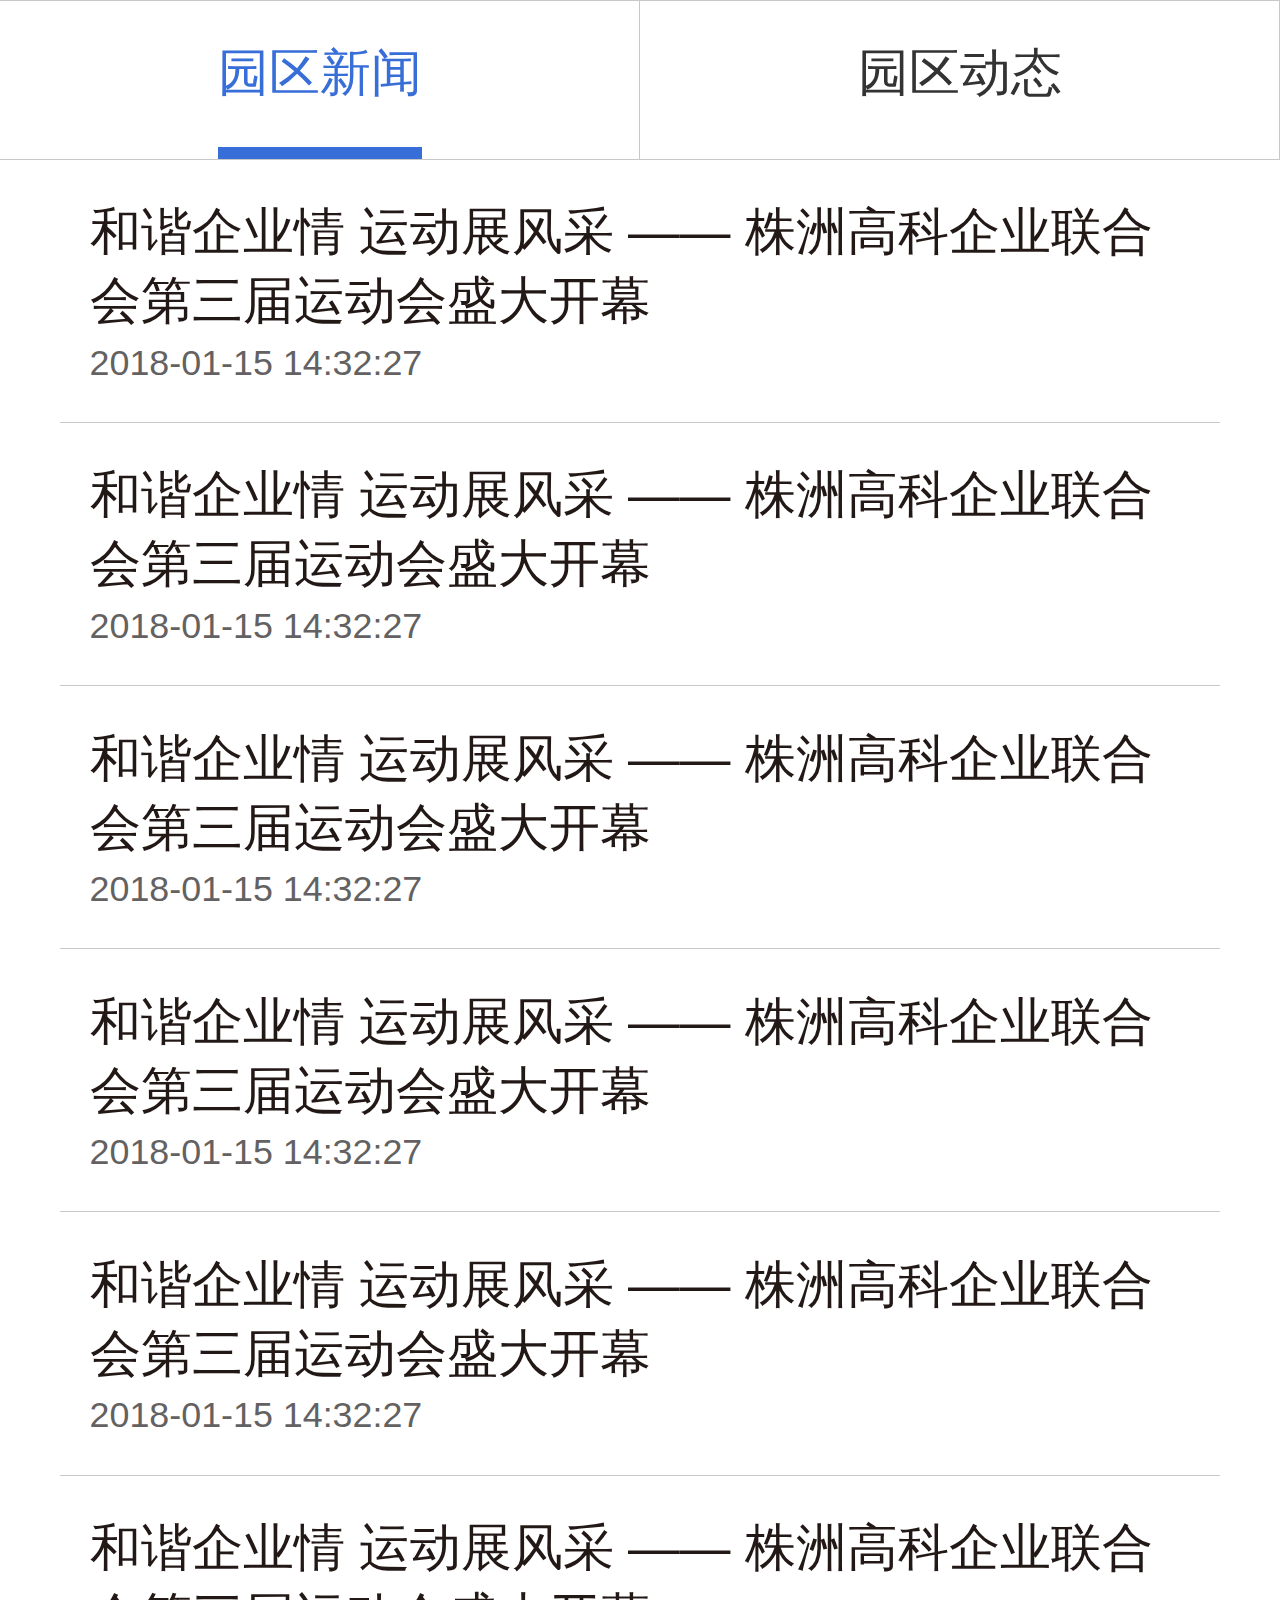
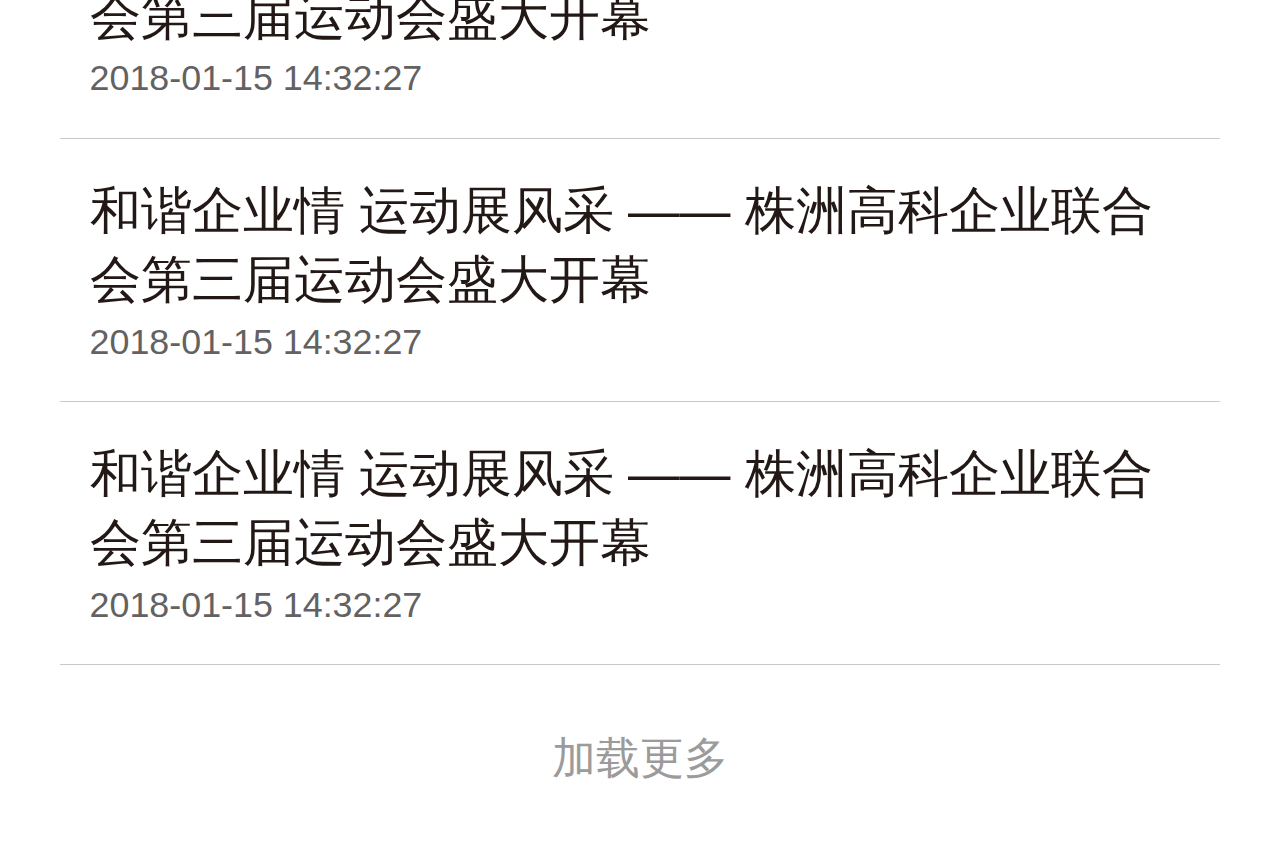
<file: index.html>
<!DOCTYPE html>
<html lang="en">
<head>
    <meta charset="UTF-8">
    <title>Title</title>
    <meta name="viewport" content="width=device-width, initial-scale=1, maximum-scale=1, minimum-scale=1, user-scalable=no">
    <meta name="apple-mobile-web-app-capable" content="yes">
    <meta name="apple-mobile-web-app-status-bar-style" content="black">
    <meta name="format-detection" content="telephone=no">
    <meta name="format-detection" content="email=no">
    <meta name="applicable-device" content="mobile">
    <link rel="stylesheet" href="css/style.css" media="screen">
    <script src="js/auto.js"></script>
    <script src="js/jquery-3.1.1.min.js"></script>
</head>
<body>
    <div class="park-adv clearfix">
        <a  class="park-nav" id="nav1">
            <div class="x-right">
                  <div class="xian bai blue" id="xian1">
                      <p class="br-nav">园区新闻</p>
                  </div>
            </div>
        </a>


            <a  class="park-nav" id="nav2">
                <div class="x-right">
                    <div class="xian bai" id="xian2">
                        <p class="br-nav">园区动态</p>
                    </div>
                </div>
            </a>

    </div>
    <div class="park-con" id="con1">
        <div class="park-info">
            <a href="园区动态详情.html">
                <div class="park-line">
                    <h3>
                        和谐企业情 运动展风采 —— 株洲高科企业联合
                        会第三届运动会盛大开幕
                    </h3>
                    <p>2018-01-15 14:32:27</p>
                </div>
            </a>
            <a href="">
                <div class="park-line">
                    <h3>
                        和谐企业情 运动展风采 —— 株洲高科企业联合
                        会第三届运动会盛大开幕
                    </h3>
                    <p>2018-01-15 14:32:27</p>
                </div>
            </a>
            <a href="">
                <div class="park-line">
                    <h3>
                        和谐企业情 运动展风采 —— 株洲高科企业联合
                        会第三届运动会盛大开幕
                    </h3>
                    <p>2018-01-15 14:32:27</p>
                </div>
            </a>
            <a href="">
                <div class="park-line">
                    <h3>
                        和谐企业情 运动展风采 —— 株洲高科企业联合
                        会第三届运动会盛大开幕
                    </h3>
                    <p>2018-01-15 14:32:27</p>
                </div>
            </a>
            <a href="">
                <div class="park-line">
                    <h3>
                        和谐企业情 运动展风采 —— 株洲高科企业联合
                        会第三届运动会盛大开幕
                    </h3>
                    <p>2018-01-15 14:32:27</p>
                </div>
            </a>
            <a href="">
                <div class="park-line">
                    <h3>
                        和谐企业情 运动展风采 —— 株洲高科企业联合
                        会第三届运动会盛大开幕
                    </h3>
                    <p>2018-01-15 14:32:27</p>
                </div>
            </a>
            <a href="">
                <div class="park-line">
                    <h3>
                        和谐企业情 运动展风采 —— 株洲高科企业联合
                        会第三届运动会盛大开幕
                    </h3>
                    <p>2018-01-15 14:32:27</p>
                </div>
            </a>
            <a href="">
                <div class="park-line">
                    <h3>
                        和谐企业情 运动展风采 —— 株洲高科企业联合
                        会第三届运动会盛大开幕
                    </h3>
                    <p>2018-01-15 14:32:27</p>
                </div>
            </a>
        </div>
        <div class="jiazai"><a href="" class="loading">加载更多</a></div>
    </div>
    <div class="park-con" style="display: none" id="con2">
        <div class="park-info">
            <a href="园区介绍.html">
                <div class="park-line">
                    <h3>
                        oooooooo —— 株洲高科企业联合
                        会第三届运动会盛大开幕
                    </h3>
                    <p>2018-01-15 14:32:27</p>
                </div>
            </a>
            <a href="">
                <div class="park-line">
                    <h3>
                        和谐企业情 运动展风采 —— 株洲高科企业联合
                        会第三届运动会盛大开幕
                    </h3>
                    <p>2018-01-15 14:32:27</p>
                </div>
            </a>
            <a href="">
                <div class="park-line">
                    <h3>
                        和谐企业情 运动展风采 —— 株洲高科企业联合
                        会第三届运动会盛大开幕
                    </h3>
                    <p>2018-01-15 14:32:27</p>
                </div>
            </a>
            <a href="">
                <div class="park-line">
                    <h3>
                        和谐企业情 运动展风采 —— 株洲高科企业联合
                        会第三届运动会盛大开幕
                    </h3>
                    <p>2018-01-15 14:32:27</p>
                </div>
            </a>
            <a href="">
                <div class="park-line">
                    <h3>
                        和谐企业情 运动展风采 —— 株洲高科企业联合
                        会第三届运动会盛大开幕
                    </h3>
                    <p>2018-01-15 14:32:27</p>
                </div>
            </a>
            <a href="">
                <div class="park-line">
                    <h3>
                        和谐企业情 运动展风采 —— 株洲高科企业联合
                        会第三届运动会盛大开幕
                    </h3>
                    <p>2018-01-15 14:32:27</p>
                </div>
            </a>
            <a href="">
                <div class="park-line">
                    <h3>
                        和谐企业情 运动展风采 —— 株洲高科企业联合
                        会第三届运动会盛大开幕
                    </h3>
                    <p>2018-01-15 14:32:27</p>
                </div>
            </a>
            <a href="">
                <div class="park-line">
                    <h3>
                        和谐企业情 运动展风采 —— 株洲高科企业联合
                        会第三届运动会盛大开幕
                    </h3>
                    <p>2018-01-15 14:32:27</p>
                </div>
            </a>
        </div>
        <div class="jiazai"><a href="" class="loading">加载更多</a></div>
    </div>
    <script>
        $(function () {
            $("#nav1").click(function () {
                $("#con1").show();
                $("#con2").hide();
                $("#xian1").addClass("blue");
                $("#xian2").removeClass("blue");
            });
            $("#nav2").click(function () {
                $("#con2").show();
                $("#con1").hide();
                $("#xian2").addClass("blue");
                $("#xian1").removeClass("blue");
            });
        })
    </script>
</body>
</html>
</file>
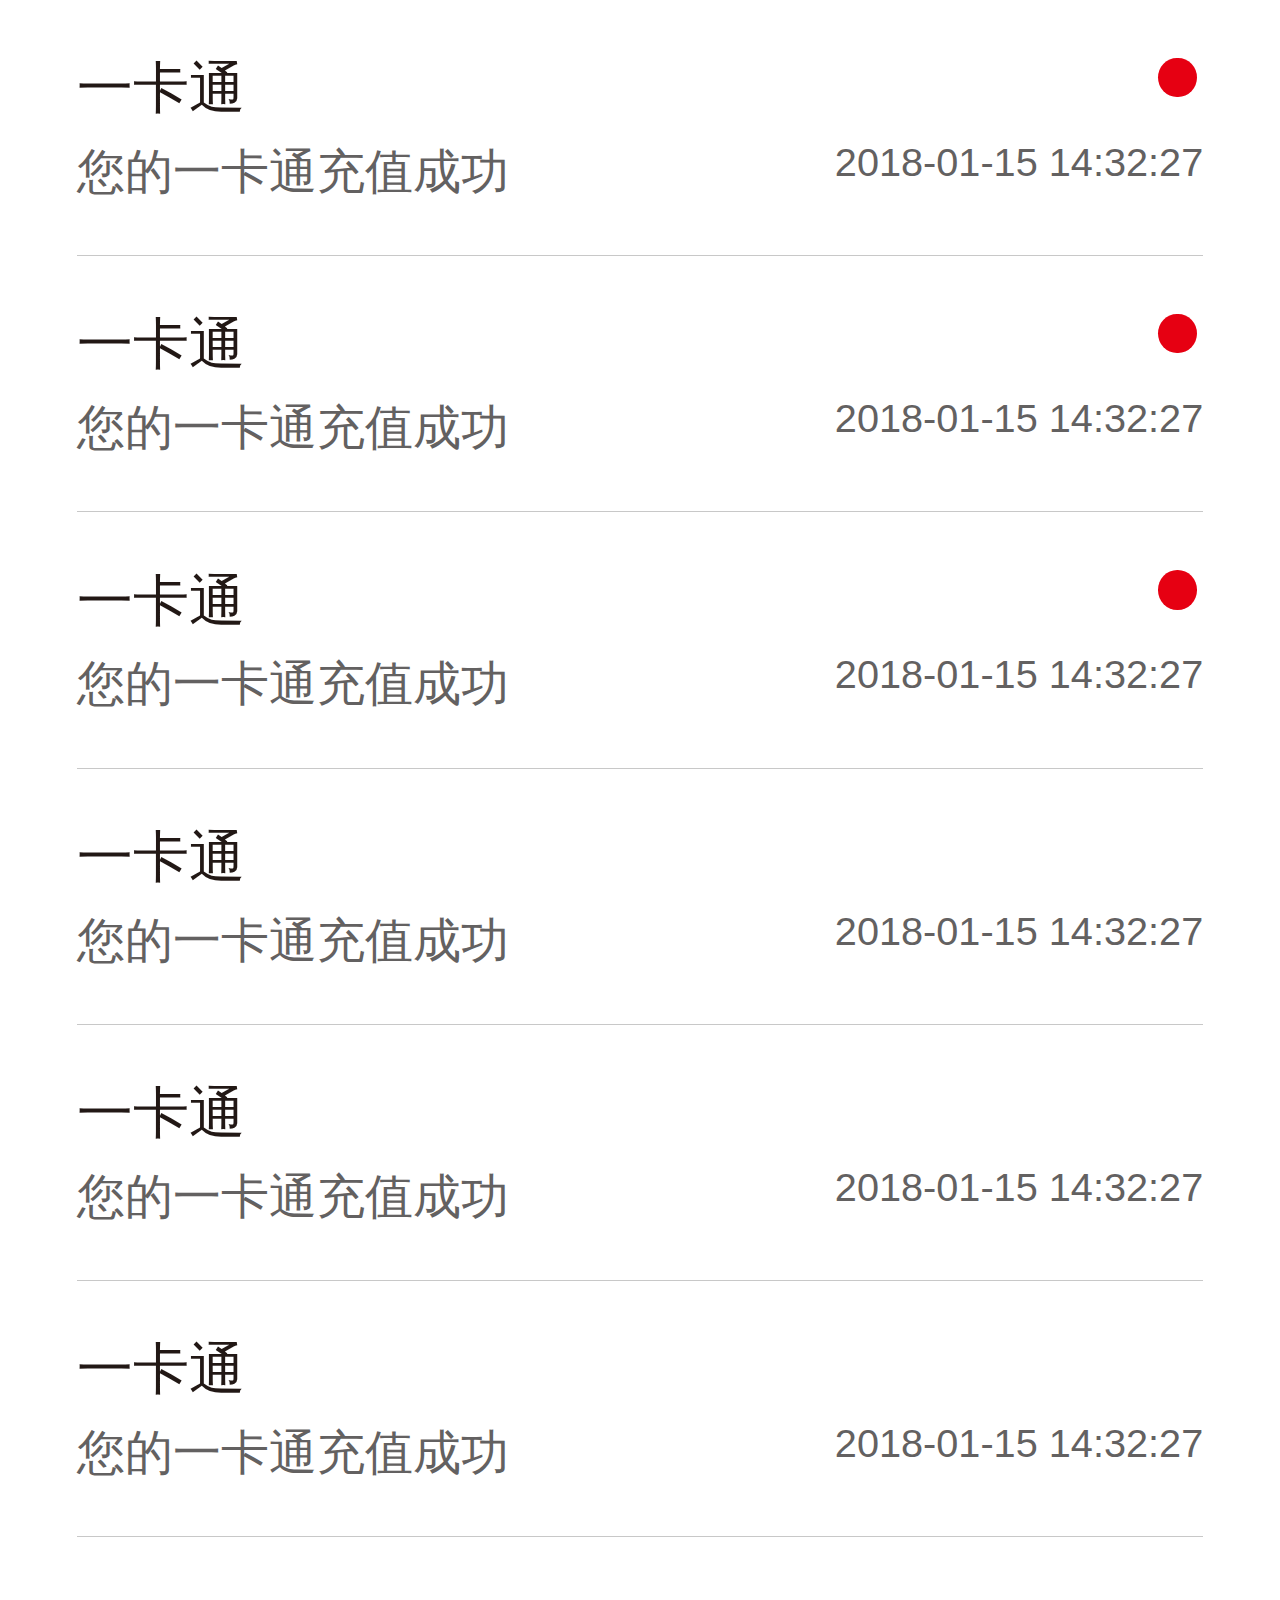
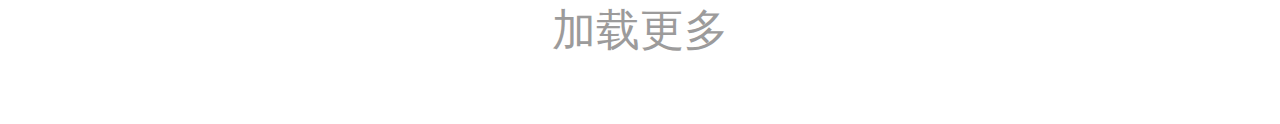
<file: index1.html>
<!DOCTYPE html>
<html lang="en">
<head>
    <meta charset="UTF-8">
    <title>Title</title>
    <meta name="viewport" content="width=device-width, initial-scale=1, maximum-scale=1, minimum-scale=1, user-scalable=no">
    <meta name="apple-mobile-web-app-capable" content="yes">
    <meta name="apple-mobile-web-app-status-bar-style" content="black">
    <meta name="format-detection" content="telephone=no">
    <meta name="format-detection" content="email=no">
    <meta name="applicable-device" content="mobile">
    <link rel="stylesheet" href="css/style.css" media="screen">
    <script src="js/auto.js"></script>
</head>
<body>
<a href="消息详情.html">
        <div class="message ">

            <h3>一卡通 <b class="fr dian"></b></h3>
            <p>您的一卡通充值成功 <span class="fr">2018-01-15 14:32:27</span></p>

        </div>
</a>
    <a href="">
        <div class="message">
            <h3>一卡通 <b class="fr dian"></b></h3>
            <p>您的一卡通充值成功 <span class="fr">2018-01-15 14:32:27</span></p>
        </div>
    </a>
    <a href="">
        <div class="message">
            <h3>一卡通 <b class="fr dian"></b></h3>
            <p>您的一卡通充值成功 <span class="fr">2018-01-15 14:32:27</span></p>
        </div>
    </a>
    <a href="">
        <div class="message">
            <h3>一卡通 </h3>
            <p>您的一卡通充值成功 <span class="fr">2018-01-15 14:32:27</span></p>
        </div>
    </a>
    <a href="">
        <div class="message">
            <h3>一卡通</h3>
            <p>您的一卡通充值成功 <span class="fr">2018-01-15 14:32:27</span></p>
        </div>
    </a>
    <a href="">
        <div class="message">
            <h3>一卡通 </h3>
            <p>您的一卡通充值成功 <span class="fr">2018-01-15 14:32:27</span></p>
        </div>
    </a>
    <div class="jiazai"><a href="" class="loading">加载更多</a></div>
</body>
</html>
</file>
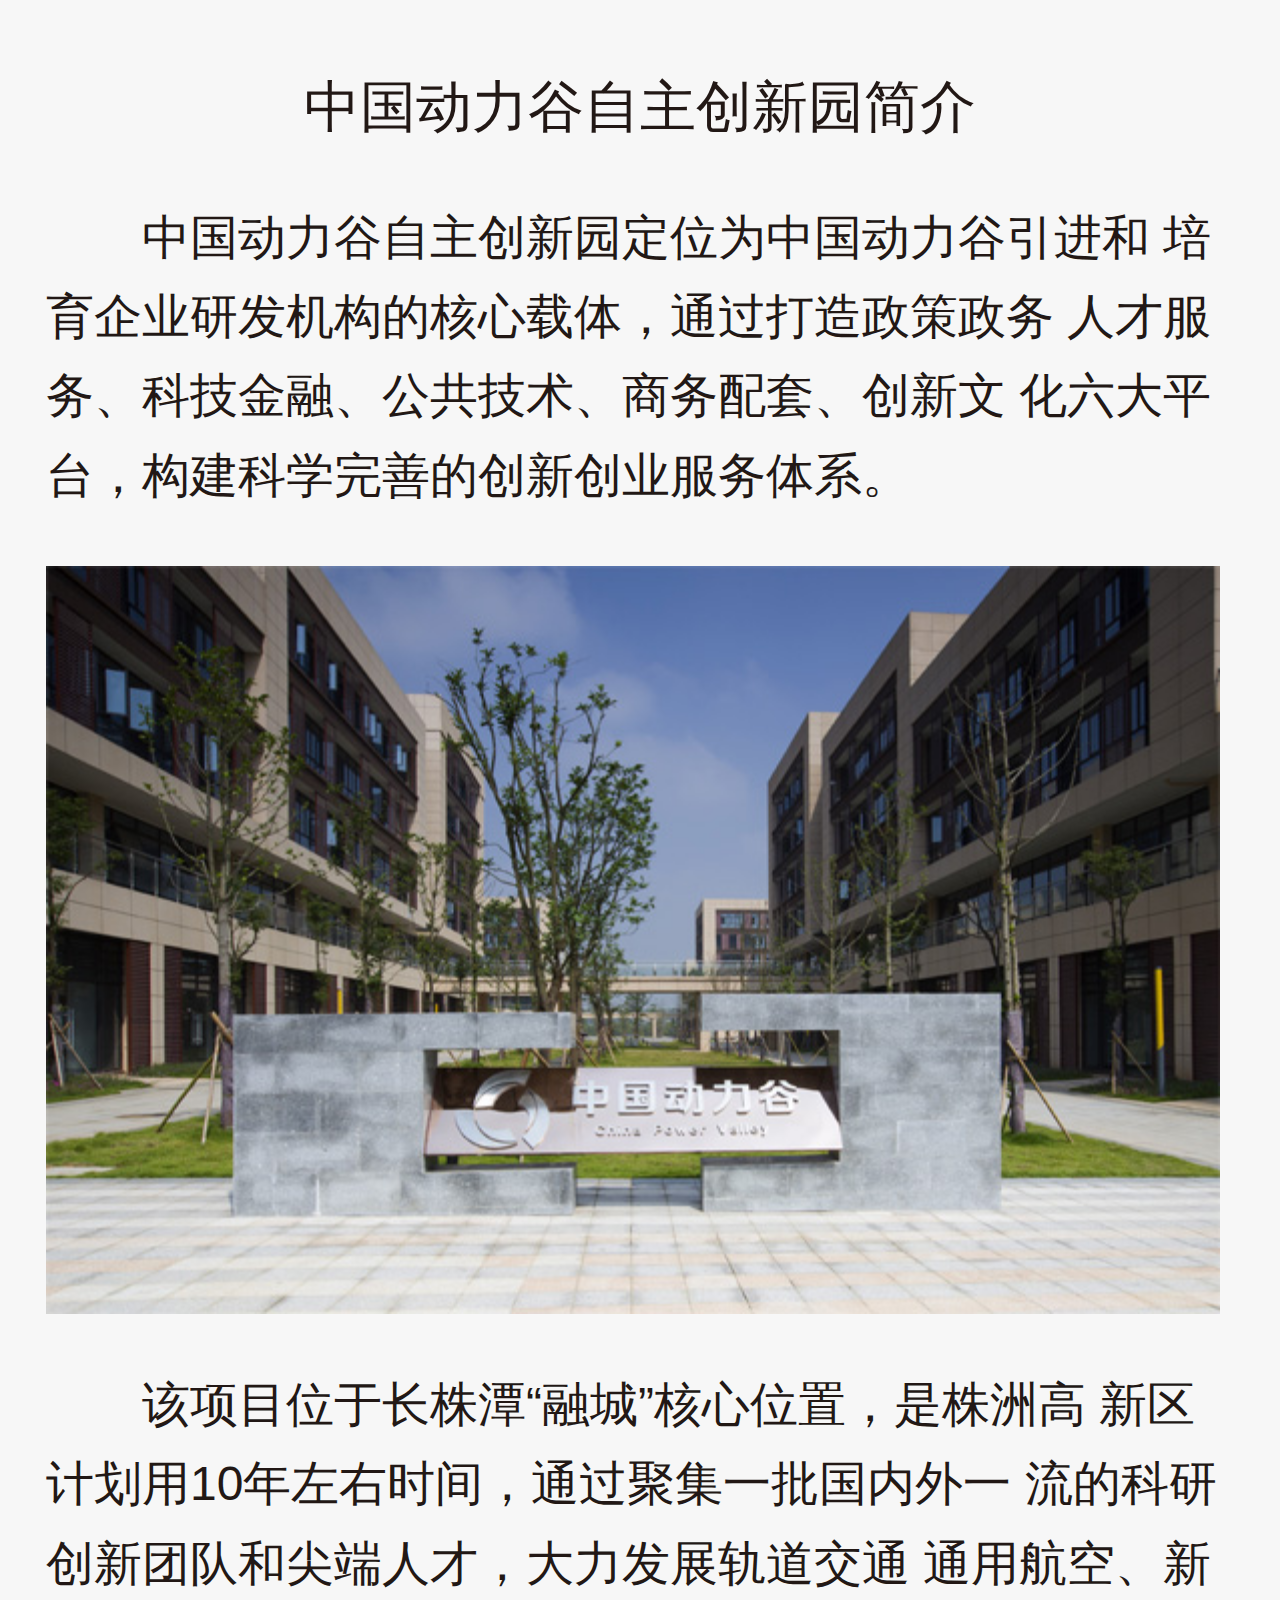
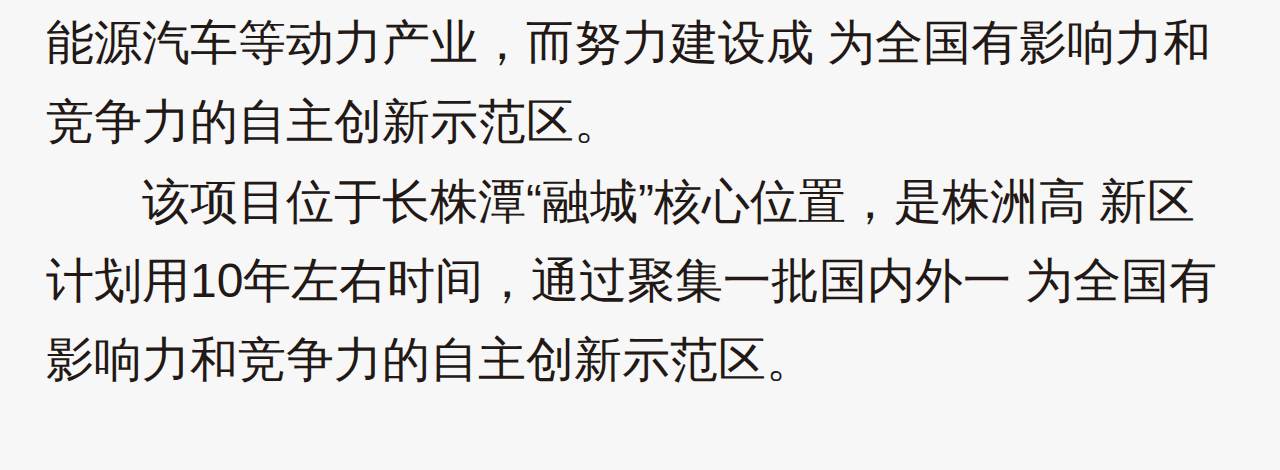
<file: 园区介绍.html>
<!DOCTYPE html>
<html lang="en">
<head>
    <meta charset="UTF-8">
    <title>Title</title>
    <meta name="viewport" content="width=device-width, initial-scale=1, maximum-scale=1, minimum-scale=1, user-scalable=no">
    <meta name="apple-mobile-web-app-capable" content="yes">
    <meta name="apple-mobile-web-app-status-bar-style" content="black">
    <meta name="format-detection" content="telephone=no">
    <meta name="format-detection" content="email=no">
    <meta name="applicable-device" content="mobile">
    <link rel="stylesheet" href="css/style.css" media="screen">
    <script src="js/auto.js"></script>
</head>
<body style="background-color: #f7f7f7;">
<div class="adv-info jieshao" style="border-bottom: none">
    <h3 style="text-align: center" class="jieshao-title">
        中国动力谷自主创新园简介
    </h3>
    <p>中国动力谷自主创新园定位为中国动力谷引进和
        培育企业研发机构的核心载体，通过打造政策政务
        人才服务、科技金融、公共技术、商务配套、创新文
        化六大平台，构建科学完善的创新创业服务体系。</p>
    <img src="images/img2.jpg" alt="">
    <p>该项目位于长株潭“融城”核心位置，是株洲高
        新区计划用10年左右时间，通过聚集一批国内外一
        流的科研创新团队和尖端人才，大力发展轨道交通
        通用航空、新能源汽车等动力产业，而努力建设成
        为全国有影响力和竞争力的自主创新示范区。</p>
    <p>  该项目位于长株潭“融城”核心位置，是株洲高
        新区计划用10年左右时间，通过聚集一批国内外一
        为全国有影响力和竞争力的自主创新示范区。</p>
</div>

</body>
</html>
</file>
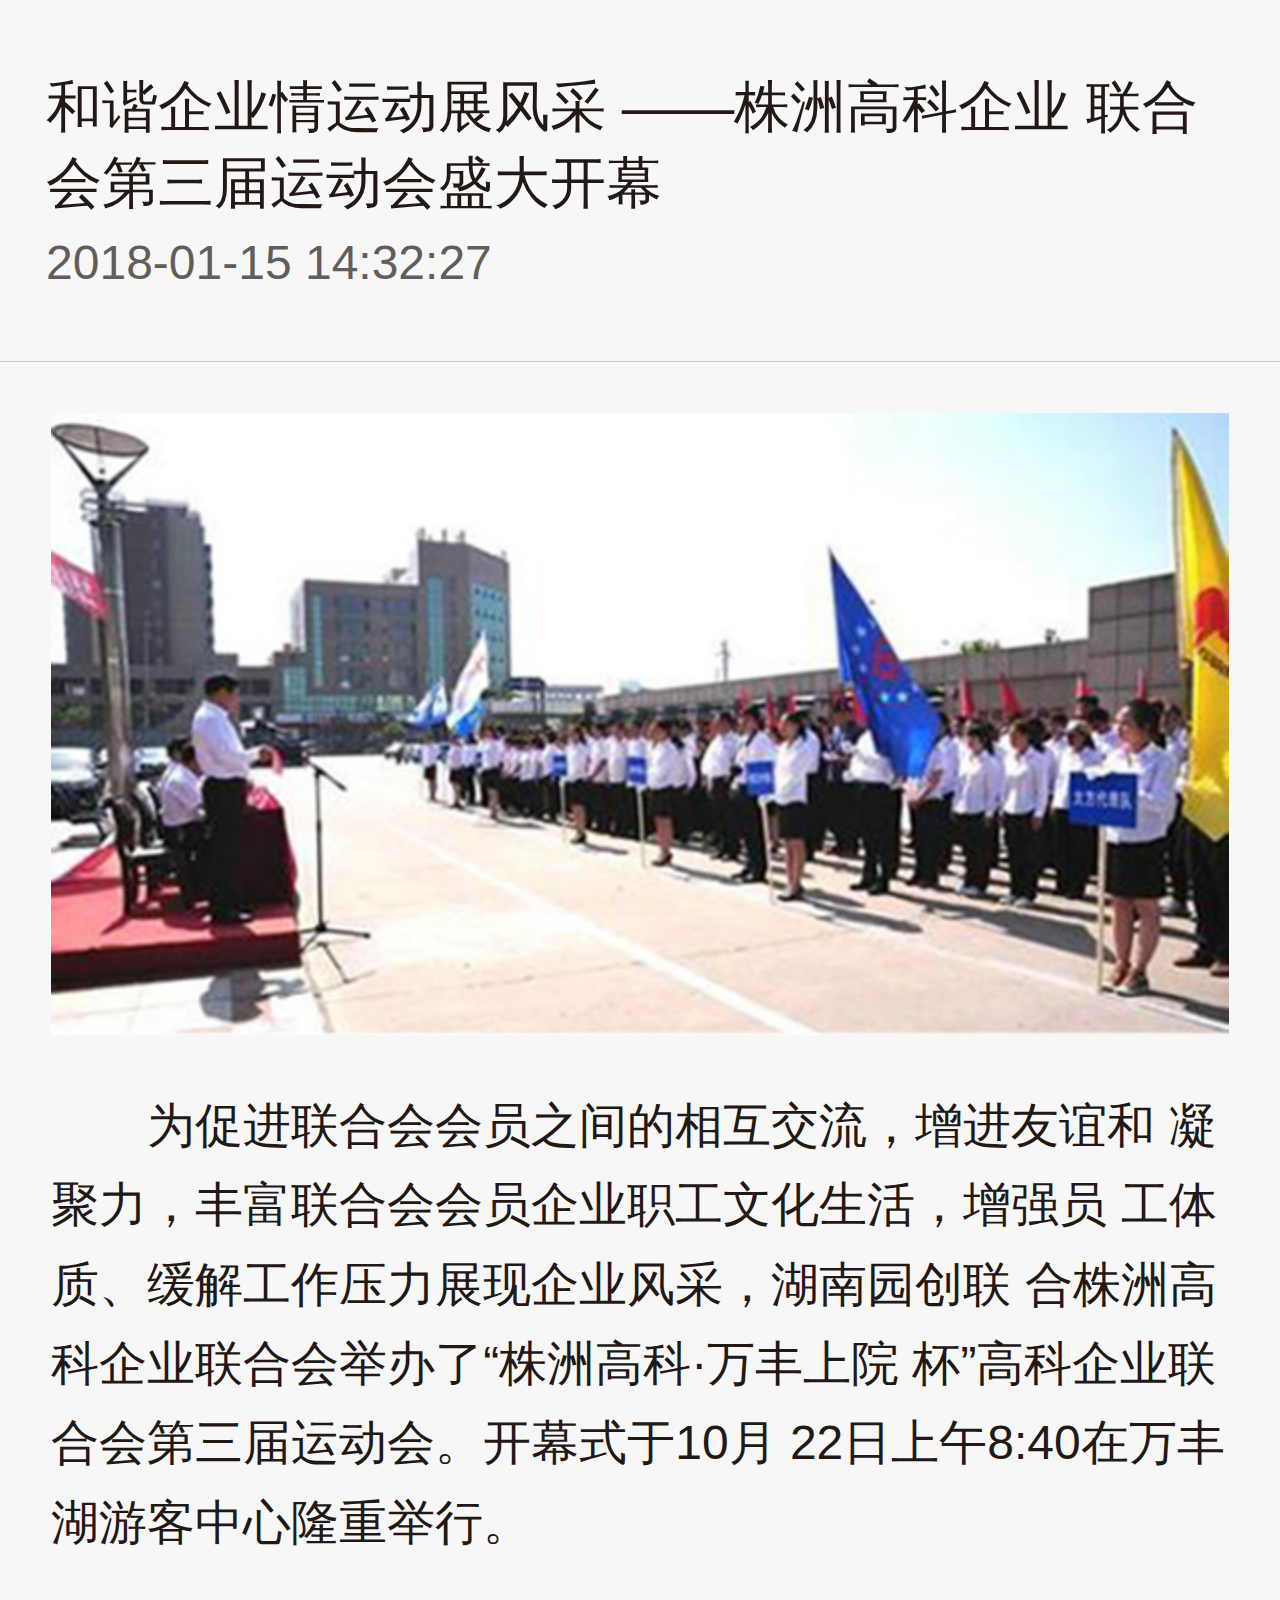
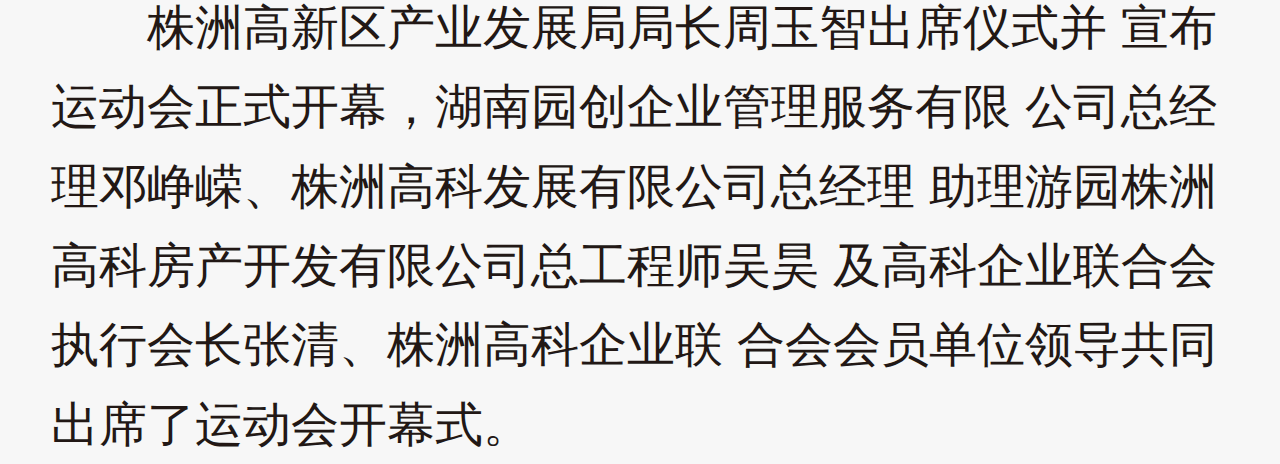
<file: 园区动态详情.html>
<!DOCTYPE html>
<html lang="en">
<head>
    <meta charset="UTF-8">
    <title>Title</title>
    <meta name="viewport" content="width=device-width, initial-scale=1, maximum-scale=1, minimum-scale=1, user-scalable=no">
    <meta name="apple-mobile-web-app-capable" content="yes">
    <meta name="apple-mobile-web-app-status-bar-style" content="black">
    <meta name="format-detection" content="telephone=no">
    <meta name="format-detection" content="email=no">
    <meta name="applicable-device" content="mobile">
    <link rel="stylesheet" href="css/style.css" media="screen">
    <script src="js/auto.js"></script>
</head>
<body style="background-color: #f7f7f7;">
    <div class="adv-info">
        <h3>
            和谐企业情运动展风采 ——株洲高科企业
            联合会第三届运动会盛大开幕
        </h3>
        <p>
            2018-01-15 14:32:27
        </p>
    </div>
<div class="adv-con">
    <img src="images/img1.jpg" alt="">
    <p>为促进联合会会员之间的相互交流，增进友谊和
        凝聚力，丰富联合会会员企业职工文化生活，增强员
        工体质、缓解工作压力展现企业风采，湖南园创联
        合株洲高科企业联合会举办了“株洲高科·万丰上院
        杯”高科企业联合会第三届运动会。开幕式于10月
        22日上午8:40在万丰湖游客中心隆重举行。
    </p>
    <p>株洲高新区产业发展局局长周玉智出席仪式并
        宣布运动会正式开幕，湖南园创企业管理服务有限
        公司总经理邓峥嵘、株洲高科发展有限公司总经理
        助理游园株洲高科房产开发有限公司总工程师吴昊
        及高科企业联合会执行会长张清、株洲高科企业联
        合会会员单位领导共同出席了运动会开幕式。</p>
</div>
</body>
</html>
</file>
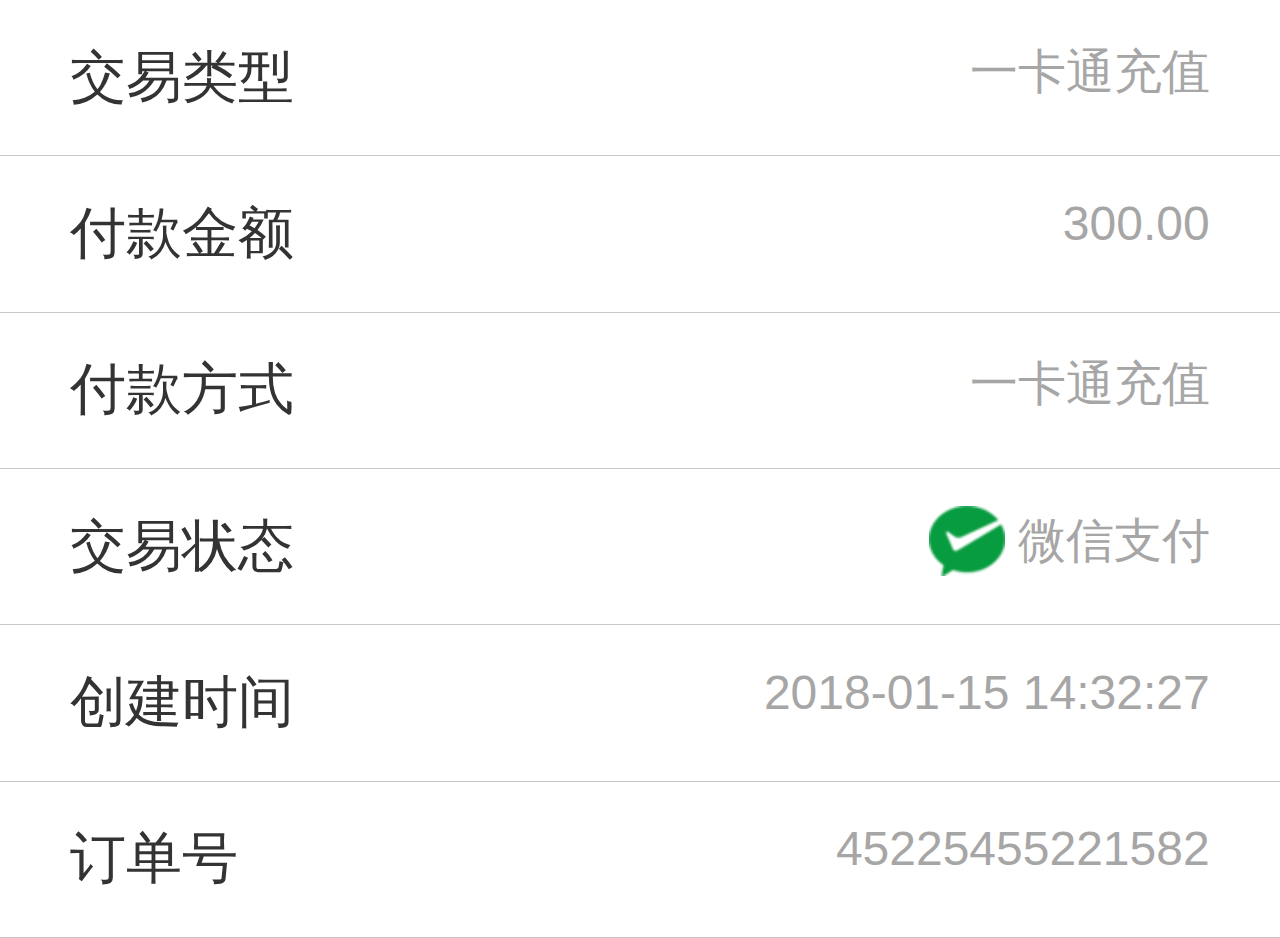
<file: 消息详情.html>
<!DOCTYPE html>
<html lang="en">
<head>
    <meta charset="UTF-8">
    <title>Title</title>
    <meta name="viewport" content="width=device-width, initial-scale=1, maximum-scale=1, minimum-scale=1, user-scalable=no">
    <meta name="apple-mobile-web-app-capable" content="yes">
    <meta name="apple-mobile-web-app-status-bar-style" content="black">
    <meta name="format-detection" content="telephone=no">
    <meta name="format-detection" content="email=no">
    <meta name="applicable-device" content="mobile">
    <link rel="stylesheet" href="css/style.css" media="screen">
    <script src="js/auto.js"></script>
</head>
<body>
<ul class="message-info">
    <li>
        交易类型 <span class="fr">一卡通充值</span>
    </li>
    <li>
       付款金额 <span class="fr">300.00</span>
    </li>
    <li>
        付款方式 <span class="fr">一卡通充值</span>
    </li>
    <li>
        交易状态 <span class="fr"><img src="images/img3.png" alt="" class="img3">微信支付</span>
    </li>
    <li>
        创建时间 <span class="fr">2018-01-15 14:32:27</span>
    </li>
    <li>
        订单号 <span class="fr">45225455221582</span>
    </li>
</ul>
</body>
</html>
</file>
<file: css/style.css>
html,body{height: 100%}
html {font-family: '微软雅黑', Helvetica, STHeiTi, Arial, sans-serif; -webkit-text-size-adjust: 100%;font-size: 64px;}
*{-webkit-box-sizing: border-box;box-sizing: border-box;margin: 0;padding: 0;}
body{-webkit-overflow-scrolling: touch;font-size: 0.38rem;}
em{font-style: normal}
article, aside, details, figcaption, figure, footer, header, main, nav, section, summary {display: block}
audio, canvas, progress, video { display: inline-block; vertical-align: baseline}
audio:not([controls]) { display: none; height: 0}
svg:not(:root) {overflow: hidden}
a{background: transparent; text-decoration: none; -webkit-tap-highlight-color: transparent;color: #333333}
a:active{background: transparent}
img{border: 0; vertical-align: middle}
body,button, input,select, textarea,h1, h2, h3, h4, h5, p, form, blockquote,ul, ol, li, dl, dd {margin: 0}
button {overflow: visible}
button, select {text-transform: none}
input[type="search"] {-webkit-appearance: textfield;-webkit-box-sizing: border-box; box-sizing: border-box}
input[type="search"]::-webkit-search-cancel-button,input[type="search"]::-webkit-search-decoration,input[type=text] {-webkit-appearance: none}
textarea {overflow: auto; resize: vertical}
table {border-collapse: collapse; border-spacing: 0}
ul, ol, li, dl, dd,td, th{padding: 0}
ul, ol {list-style: none}
h1, h2, h3{font-weight: normal}
input::-webkit-input-placeholder, textarea::-webkit-input-placeholder {color: #ccc;font-family: '微软雅黑'}
input[type=button], input[type=submit], input[type=file], button { cursor: pointer; -webkit-appearance: none;border-radius:0;}
.fl{float: left;}
.fr{float: right;}
.clearfix:after {content: "."; display: block; height:0; clear:both; visibility: hidden;}
.clearfix { *zoom:1; }
.jiazai{
    text-align: center;
    padding: 0.5rem 0;
    color: #9c9b9b;
    font-size: 0.34rem;
}
.jiazai a{
    color: #9c9b9b;
}

/*园区动态*/
.park-adv{
    border-top:1px solid #c8c8c8;
    border-bottom:1px solid #c8c8c8;

}
.park-adv .x-right{
    width: 50%;
    float: left;
    text-align: center;
}
.park-adv .park-nav{
    width: 100%;
    /*float: left;*/


}
.x-right{
    border-right:1px solid #c8c8c8;

}
.park-adv .park-nav .xian{
    display: inline-block;
    padding:0.3rem 0;

}
.park-adv .park-nav .xian.bai{

    color: #333;
    border-bottom: 0.1rem solid #fff;
}
.park-adv .park-nav .xian.blue{

    color: #386ed8;
    border-bottom: 0.1rem solid #386ed8;
}

.park-nav .xian p{
    display: inline-block;
    font-size: 0.4rem;

}
.park-info{
    margin:0 0.47rem;
}
.park-info h3{
    font-size:0.4rem;
    color: #221815;
}
.park-info .park-line{
    padding:0.3rem 0.23rem;
    border-bottom: 1px solid #c8c8c8;
}
.park-info p{
    color: #636161;
    font-size:0.28rem ;
    margin-top: 0.05rem;
}
/*园区详情页*/
.adv-info {
    border-bottom: 1px solid #c8c8c8;
    padding:0.55rem 0.36rem;
}
.adv-info h3{
    color: #221815;
    font-size: 0.44rem;

}
.adv-info p{
    color: #615d5d;
    font-size: 0.375rem;
    margin-top: 0.1rem;
}
.adv-con{
    margin:0.4rem;
}
.adv-con img{
    width:9.2rem ;
    height: 4.86rem;
    margin-bottom: 0.4rem;

}
.adv-con p{
    text-indent: 2em;
    line-height: 0.62rem;
    margin-bottom:0.2rem ;
    color: #221815;
    font-size: 0.375rem;
}
/*园区介绍*/
.jieshao p{
    text-indent: 2em;
    line-height: 0.62rem;
   margin-top: 0;
    color: #221815;
    font-size: 0.375rem;
}
.jieshao-title{
    padding-bottom: 0.4rem;
}
.jieshao img{
    width:9.17rem;
    height:5.84rem;
    margin:0.4rem 0;
;}
/*消息中心*/
.message{
    margin:0 0.6rem ;
    padding:0.4rem 0;
    border-bottom: 1px solid #c8c8c8;

}
.message h3{
    color: #221815;
    font-size: 0.44rem;
}
.message h3 .dian{
    display: inline-block;
    width: 0.3rem;
    height: 0.31rem;
    background-color: #e60012;
    border-radius: 50%;
    margin-top: 0.05rem;
    margin-right: 0.05rem;
}
.message p{
    color: #636161;
    font-size: 0.375rem;
    margin-top: 0.1rem;
}
.message p span{
    color: #636161;
    font-size: 0.31rem;
}
/*消息详情*/
.message-info li{
    padding:0.31rem 0.55rem;
    color: #333;
    font-size:0.44rem ;
    border-bottom: 1px solid #c8c8c8;
}
.message-info li span{
    color: #a7a6a6;
    font-size:0.375rem ;
}

.message-info li span .img3{
    width: 0.59rem;
    height: 0.55rem;
    margin-right: 0.1rem;
    margin-top: -0.05rem;
}
</file>
